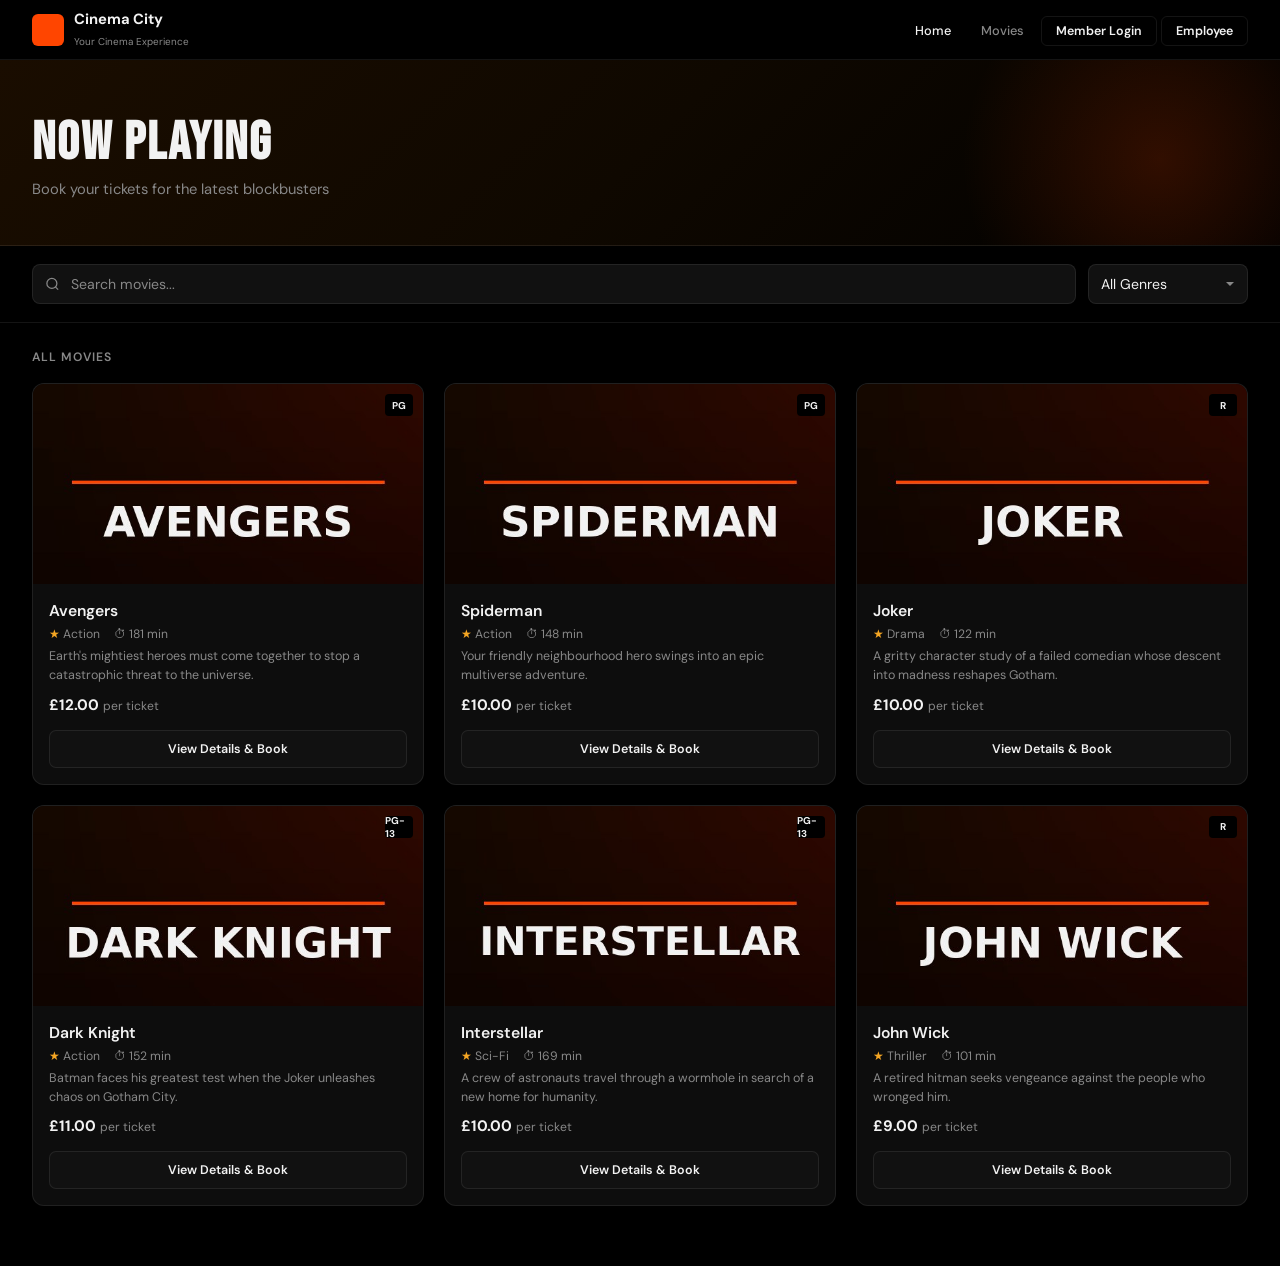
<file: index.html>
<!DOCTYPE html>
<html lang="en">
<head>
<meta charset="UTF-8"><meta name="viewport" content="width=device-width,initial-scale=1">
<title>Cinema City</title>
<link rel="stylesheet" href="style.css">
</head>
<body>
<header>
  <a href="index.html" class="logo">
    <div class="logo-icon"></div>
    <div class="logo-text"><strong>Cinema City</strong><span>Your Cinema Experience</span></div>
  </a>
  <nav>
    <a href="index.html" class="on">Home</a>
    <a href="movies.html">Movies</a>
    <a href="login.html" class="nbtn">Member Login</a>
    <a href="admin.html" class="nbtn">Employee</a>
  </nav>
</header>

<div class="banner">
  <h1>Now Playing</h1>
  <p>Book your tickets for the latest blockbusters</p>
</div>

<div class="search-row">
  <div class="search-wrap">
    <svg width="15" height="15" fill="none" stroke="currentColor" stroke-width="2" viewBox="0 0 24 24"><circle cx="11" cy="11" r="8"/><path d="m21 21-4.35-4.35"/></svg>
    <input type="text" id="q" placeholder="Search movies..." oninput="filter()">
  </div>
  <select class="filter-select" id="gf" onchange="filter()">
    <option value="">All Genres</option>
    <option>Action</option><option>Drama</option><option>Comedy</option>
    <option>Sci-Fi</option><option>Thriller</option>
  </select>
</div>

<div class="movies-sec">
  <div class="sec-label">All Movies</div>
  <div class="grid" id="grid">
    <div class="card" data-g="Action"><div class="card-img"><img src="images/avengers.jpg" alt=""><span class="rbadge">PG</span></div><div class="card-body"><h3>Avengers</h3><div class="card-meta"><span><span class="star">★</span> Action</span><span>⏱ 181 min</span></div><p class="card-desc">Earth's mightiest heroes must come together to stop a catastrophic threat to the universe.</p><div class="card-price">£12.00 <em>per ticket</em></div><a href="booking.html?m=Avengers&p=12&g=Action&d=181&r=PG" class="bkbtn">View Details &amp; Book</a></div></div>
    <div class="card" data-g="Action"><div class="card-img"><img src="images/spiderman.jpg" alt=""><span class="rbadge">PG</span></div><div class="card-body"><h3>Spiderman</h3><div class="card-meta"><span><span class="star">★</span> Action</span><span>⏱ 148 min</span></div><p class="card-desc">Your friendly neighbourhood hero swings into an epic multiverse adventure.</p><div class="card-price">£10.00 <em>per ticket</em></div><a href="booking.html?m=Spiderman&p=10&g=Action&d=148&r=PG" class="bkbtn">View Details &amp; Book</a></div></div>
    <div class="card" data-g="Drama"><div class="card-img"><img src="images/joker.jpg" alt=""><span class="rbadge">R</span></div><div class="card-body"><h3>Joker</h3><div class="card-meta"><span><span class="star">★</span> Drama</span><span>⏱ 122 min</span></div><p class="card-desc">A gritty character study of a failed comedian whose descent into madness reshapes Gotham.</p><div class="card-price">£10.00 <em>per ticket</em></div><a href="booking.html?m=Joker&p=10&g=Drama&d=122&r=R" class="bkbtn">View Details &amp; Book</a></div></div>
    <div class="card" data-g="Action"><div class="card-img"><img src="images/dark-knight.jpg" alt=""><span class="rbadge">PG-13</span></div><div class="card-body"><h3>Dark Knight</h3><div class="card-meta"><span><span class="star">★</span> Action</span><span>⏱ 152 min</span></div><p class="card-desc">Batman faces his greatest test when the Joker unleashes chaos on Gotham City.</p><div class="card-price">£11.00 <em>per ticket</em></div><a href="booking.html?m=Dark+Knight&p=11&g=Action&d=152&r=PG-13" class="bkbtn">View Details &amp; Book</a></div></div>
    <div class="card" data-g="Sci-Fi"><div class="card-img"><img src="images/interstellar.jpg" alt=""><span class="rbadge">PG-13</span></div><div class="card-body"><h3>Interstellar</h3><div class="card-meta"><span><span class="star">★</span> Sci-Fi</span><span>⏱ 169 min</span></div><p class="card-desc">A crew of astronauts travel through a wormhole in search of a new home for humanity.</p><div class="card-price">£10.00 <em>per ticket</em></div><a href="booking.html?m=Interstellar&p=10&g=Sci-Fi&d=169&r=PG-13" class="bkbtn">View Details &amp; Book</a></div></div>
    <div class="card" data-g="Thriller"><div class="card-img"><img src="images/john-wick.jpg" alt=""><span class="rbadge">R</span></div><div class="card-body"><h3>John Wick</h3><div class="card-meta"><span><span class="star">★</span> Thriller</span><span>⏱ 101 min</span></div><p class="card-desc">A retired hitman seeks vengeance against the people who wronged him.</p><div class="card-price">£9.00 <em>per ticket</em></div><a href="booking.html?m=John+Wick&p=9&g=Thriller&d=101&r=R" class="bkbtn">View Details &amp; Book</a></div></div>
  </div>
</div>

<script>
// filter movies by search text and genre dropdown
function filter(){
  const q=document.getElementById("q").value.toLowerCase();
  const g=document.getElementById("gf").value;
  document.querySelectorAll(".card").forEach(c=>{
    const match=c.querySelector("h3").textContent.toLowerCase().includes(q)&&(!g||c.dataset.g===g);
    c.style.display=match?"":"none";
  });
}
</script>
</body>
  <script src="script.js"></script>
</html>
</file>
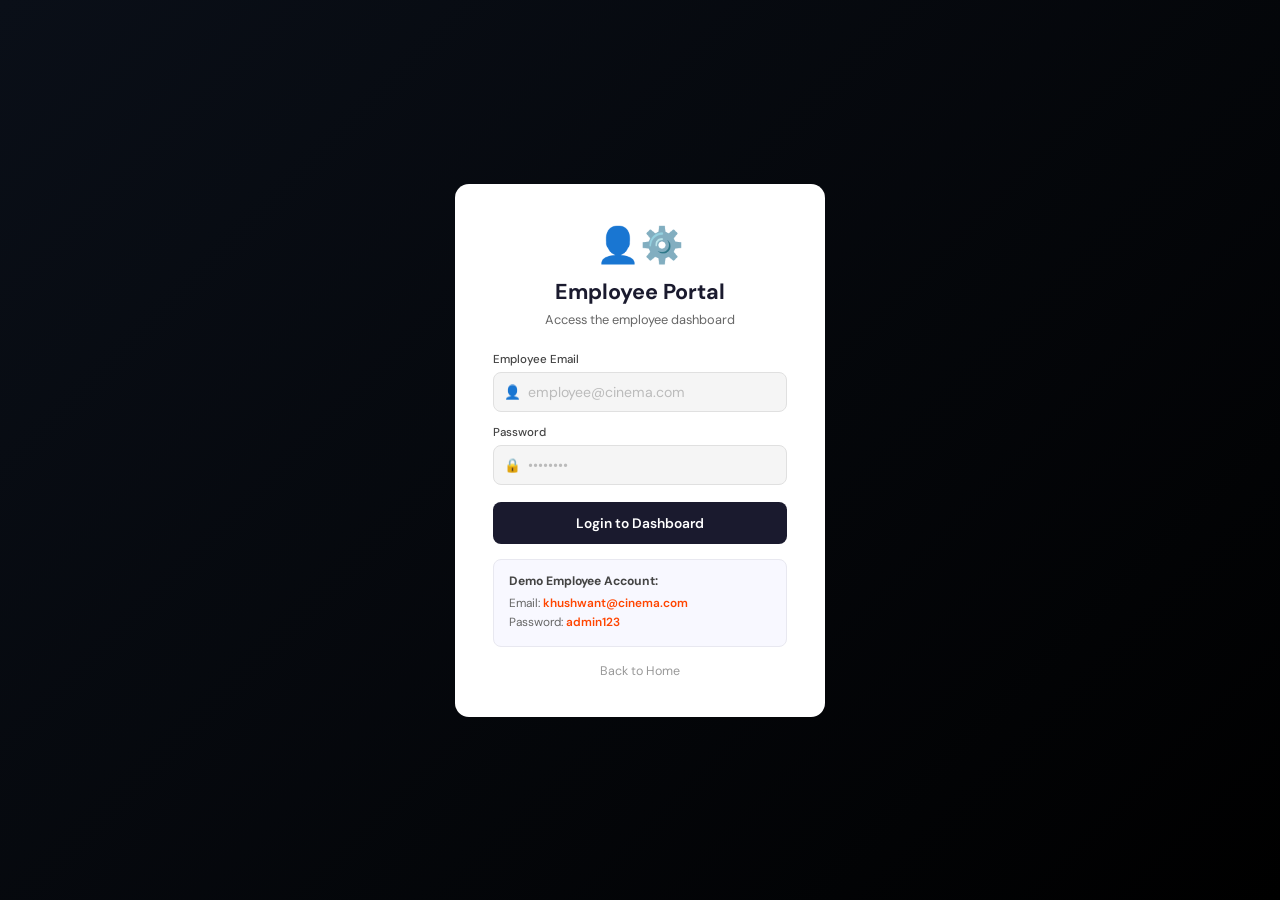
<file: admin.html>
<!DOCTYPE html>
<html lang="en">
<head>
<meta charset="UTF-8"><meta name="viewport" content="width=device-width,initial-scale=1">
<title>Employee Portal — Cinema City</title>
<link rel="stylesheet" href="style.css">
</head>
<body>

<!-- LOGIN SCREEN -->
<div id="ls" class="login-bg">
  <div class="lcard" style="max-width:370px">
    <div style="text-align:center;font-size:2.2rem;margin-bottom:10px">👤⚙️</div>
    <h2>Employee Portal</h2>
    <p class="sub">Access the employee dashboard</p>
    <form onsubmit="empIn(event)">
      <div class="field"><label>Employee Email</label><div class="iw"><span>👤</span><input type="email" placeholder="employee@cinema.com" required></div></div>
      <div class="field"><label>Password</label><div class="iw"><span>🔒</span><input type="password" placeholder="••••••••" required></div></div>
      <button type="submit" class="btn-login">Login to Dashboard</button>
    </form>
    <div class="demo-box">
      <strong>Demo Employee Account:</strong>
      <p>Email: <em>khushwant@cinema.com</em></p>
      <p>Password: <em>admin123</em></p>
    </div>
    <div class="links"><a href="index.html" style="color:#999;font-weight:400">Back to Home</a></div>
  </div>
</div>

<!-- DASHBOARD -->
<div id="db" style="display:none">
<header>
  <a href="index.html" class="logo">
    <div class="logo-icon">🎬</div>
    <div class="logo-text"><strong>Cinema City</strong><span>Employee Dashboard</span></div>
  </a>
  <nav><a href="index.html">Home</a><button onclick="empOut()" class="nbtn" style="border:none;cursor:pointer">Logout</button></nav>
</header>
<div class="page-top"><h1>Admin Panel</h1><p>Manage movies, pricing and discount offers.</p></div>
<div class="adm">
  <div class="sum-card">
    <div class="adm-form-title">Add New Movie</div>
    <p class="adm-form-sub">Fill in the details to list a new film.</p>
    <form onsubmit="add(event)">
      <div class="field"><label>Title</label><input id="mn" placeholder="e.g. Inception" required></div>
      <div class="field"><label>Genre</label><input id="mg" placeholder="e.g. Sci-Fi"></div>
      <div class="field"><label>Duration</label><input id="md" placeholder="e.g. 148 mins"></div>
      <div class="field"><label>Price (£)</label><input id="mpr" type="number" placeholder="10.00" step="0.50" min="0"></div>
      <div class="field"><label>Discount</label>
        <select id="mdc"><option value="0">None</option><option value="10">10% Off</option><option value="20">20% Off</option><option value="50">50% Off</option></select>
      </div>
      <button type="submit" class="btn btn-p" style="margin-top:6px">Add Movie</button>
    </form>
  </div>
  <div>
    <div class="list-lbl">Current Movie Listings</div>
    <div id="ml"><div class="empty">No movies added yet.</div></div>
  </div>
</div>
</div>

<script>
// simple demo login — hide login screen and show dashboard (not a real backend)
function empIn(e){
  e.preventDefault();
  document.getElementById("ls").style.display="none";
  document.getElementById("db").style.display="block";
}

// logout — hide dashboard and show login screen again
function empOut(){
  document.getElementById("ls").style.display="flex";
  document.getElementById("db").style.display="none";
}

// load any movies already saved in localStorage
let movies=JSON.parse(localStorage.getItem("movies"))||[];

// add a new movie and save to localStorage
function add(e){
  e.preventDefault();
  movies.push({name:mn.value,genre:mg.value,duration:md.value,price:mpr.value,discount:mdc.value});
  // saving updated movie list in localStorage
  localStorage.setItem("movies",JSON.stringify(movies));
  e.target.reset();
  render();
}

// remove a movie by index and update localStorage
function del(i){
  movies.splice(i,1);
  // saving data in localStorage after removing the movie
  localStorage.setItem("movies",JSON.stringify(movies));
  render();
}

// rebuild the movie list on screen
function render(){
  const el=document.getElementById("ml");
  el.innerHTML=movies.length?movies.map((m,i)=>`
    <div class="mitem">
      <div><h4>${m.name}</h4><div class="mi">${m.genre||"—"} · ${m.duration||"—"} · £${parseFloat(m.price||0).toFixed(2)}</div></div>
      <div class="ir">${m.discount>0?`<span class="badge">${m.discount}% OFF</span>`:""}<button class="delbtn" onclick="del(${i})">Remove</button></div>
    </div>`).join(""):`<div class="empty">No movies added yet.</div>`;
}
render();
</script>
</body>
<script src="script.js"></script>
</html>
</file>
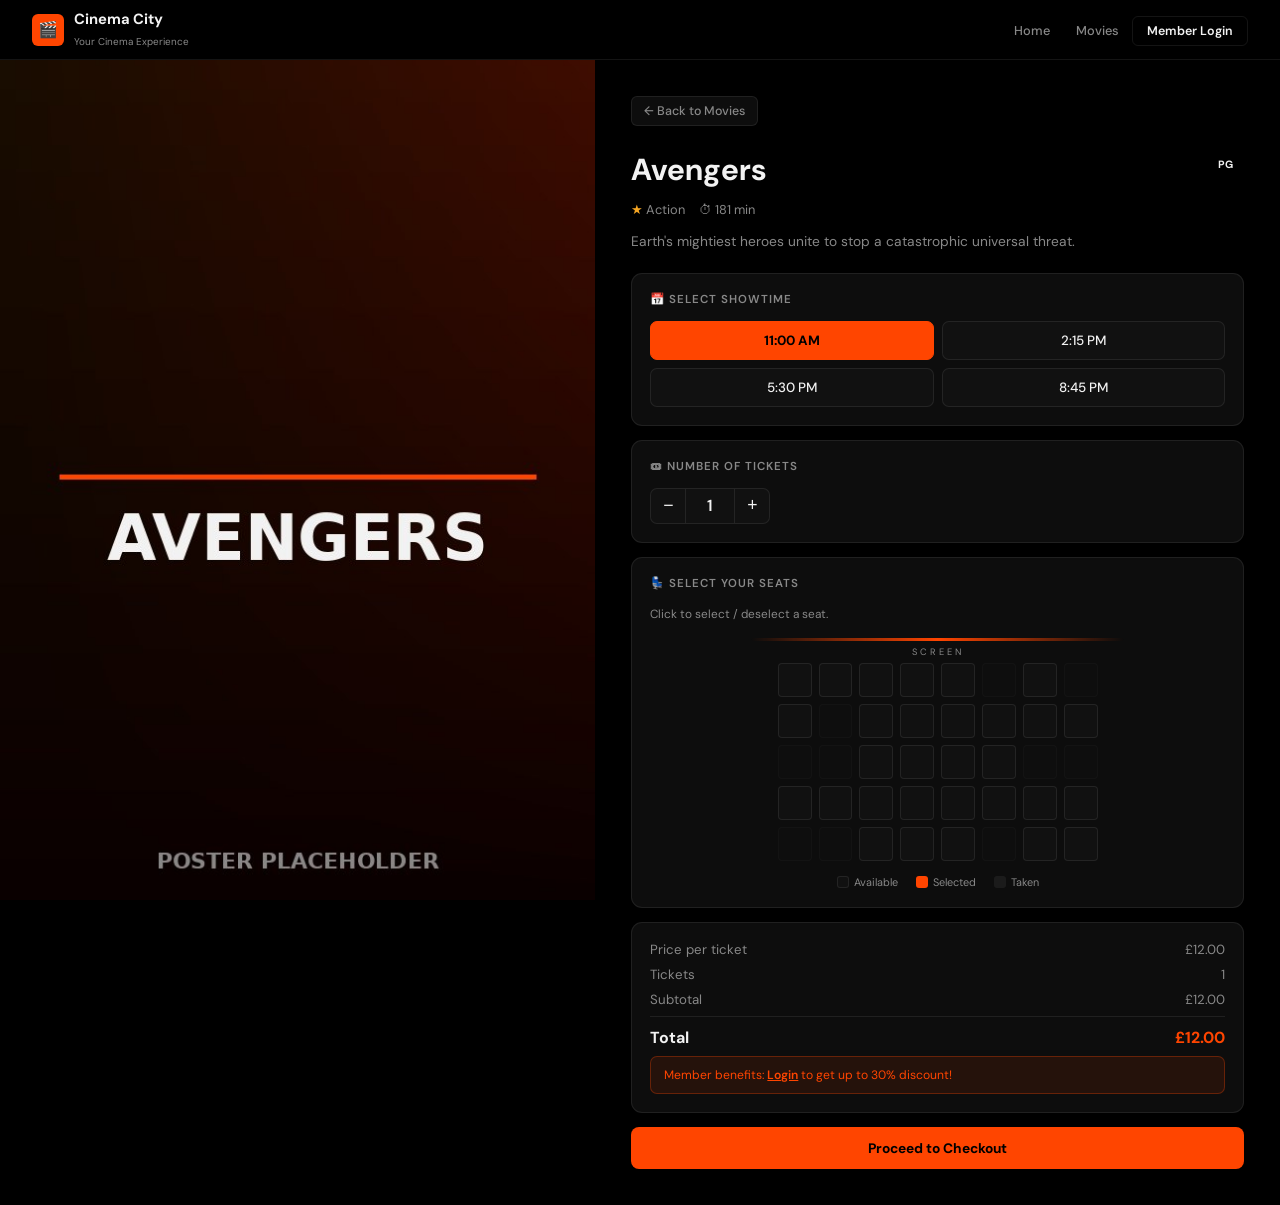
<file: booking.html>
<!DOCTYPE html>
<html lang="en">
<head>
<meta charset="UTF-8"><meta name="viewport" content="width=device-width,initial-scale=1">
<title>Book — Cinema City</title>
<link rel="stylesheet" href="style.css">
</head>
<body>
<header>
  <a href="index.html" class="logo">
    <div class="logo-icon">🎬</div>
    <div class="logo-text"><strong>Cinema City</strong><span>Your Cinema Experience</span></div>
  </a>
  <nav><a href="index.html">Home</a><a href="movies.html">Movies</a><a href="login.html" class="nbtn">Member Login</a></nav>
</header>

<div class="detail">
  <div class="detail-poster"><img id="poster" src="images/avengers.jpg" alt="poster"></div>

  <div class="detail-info">
    <a href="index.html" class="back-btn">← Back to Movies</a>
    <div style="display:flex;align-items:flex-start;justify-content:space-between;gap:12px;margin-bottom:6px">
      <h1 id="title">Avengers</h1>
      <span class="rbadge" id="rating" style="position:static;width:36px;height:28px;font-size:.66rem;flex-shrink:0">PG</span>
    </div>
    <div class="d-meta"><span><span class="star">★</span> <span id="genre">Action</span></span><span>⏱ <span id="dur">181</span> min</span></div>
    <p id="desc">Earth's mightiest heroes must come together to stop a catastrophic threat.</p>

    <!-- Showtime -->
    <div class="panel">
      <div class="panel-label">📅 Select Showtime</div>
      <div class="showtimes">
        <div class="st active" onclick="selTime(this)">11:00 AM</div>
        <div class="st" onclick="selTime(this)">2:15 PM</div>
        <div class="st" onclick="selTime(this)">5:30 PM</div>
        <div class="st" onclick="selTime(this)">8:45 PM</div>
      </div>
    </div>

    <!-- Tickets -->
    <div class="panel">
      <div class="panel-label">🎟 Number of Tickets</div>
      <div class="counter">
        <button onclick="chg(-1)">−</button>
        <span id="tc">1</span>
        <button onclick="chg(1)">+</button>
      </div>
    </div>

    <!-- Seats -->
    <div class="panel">
      <div class="panel-label">💺 Select Your Seats</div>
      <p style="font-size:.74rem;color:var(--m);margin-bottom:14px">Click to select / deselect a seat.</p>
      <div class="seat-screen"></div>
      <div class="seat-grid" id="seats"></div>
      <div class="seat-legend">
        <span><i style="background:var(--s2);border:1px solid var(--b)"></i>Available</span>
        <span><i style="background:var(--o)"></i>Selected</span>
        <span><i style="background:#333;opacity:.4"></i>Taken</span>
      </div>
    </div>

    <!-- Price -->
    <div class="panel">
      <div class="brow"><span>Price per ticket</span><span id="pp">£12.00</span></div>
      <div class="brow"><span>Tickets</span><span id="tn">1</span></div>
      <div class="brow"><span>Subtotal</span><span id="sub">£12.00</span></div>
      <div class="brow total"><span>Total</span><span id="tot">£12.00</span></div>
      <div class="mnote">Member benefits: <a href="login.html">Login</a> to get up to 30% discount!</div>
    </div>

    <a class="btn btn-p" id="cbtn" href="payment.html">Proceed to Checkout</a>
  </div>
</div>

<script>
// getting movie data from URL
const ps=new URLSearchParams(location.search);
const movie=ps.get("m")||"Avengers", price=parseFloat(ps.get("p")||12);

// local poster images stored in the images folder
const LOCAL_POSTERS={
  Avengers:"images/avengers.jpg",
  Spiderman:"images/spiderman.jpg",
  Joker:"images/joker.jpg",
  "Dark+Knight":"images/dark-knight.jpg",
  Interstellar:"images/interstellar.jpg",
  "John+Wick":"images/john-wick.jpg"
};

// short descriptions for each movie
const DESCS={Avengers:"Earth's mightiest heroes unite to stop a catastrophic universal threat.",Spiderman:"Your friendly neighbourhood hero swings into an epic multiverse adventure.",Joker:"A failed comedian's descent into madness reshapes Gotham City.","Dark+Knight":"Batman faces his greatest test as the Joker unleashes chaos.",Interstellar:"Astronauts travel through a wormhole searching for humanity's new home.","John+Wick":"A retired hitman seeks vengeance against those who wronged him."};

// match the URL movie name to a key in our lookup objects
const key=Object.keys(LOCAL_POSTERS).find(k=>k===movie.replace(" ","+"))||"Avengers";

// set poster image from local images folder
document.getElementById("poster").src=LOCAL_POSTERS[key]||"images/avengers.jpg";

// fill in the movie details from URL params
document.getElementById("title").textContent=movie.replace("+"," ");
document.getElementById("genre").textContent=ps.get("g")||"Action";
document.getElementById("dur").textContent=ps.get("d")||"181";
document.getElementById("rating").textContent=ps.get("r")||"PG";
document.getElementById("desc").textContent=DESCS[key]||"";
document.getElementById("pp").textContent="£"+price.toFixed(2);

// build the seat grid — randomly mark some seats as already taken
const taken=new Set();
while(taken.size<10)taken.add(Math.floor(Math.random()*40));
const sg=document.getElementById("seats");
for(let i=0;i<40;i++){
  const s=document.createElement("div");
  s.className="seat"+(taken.has(i)?" taken":"");
  if(!taken.has(i)) s.onclick = () => {
  s.classList.toggle("sel");
  console.log("Seat clicked");
};
  sg.appendChild(s);
}

let qty=1;

// highlight the selected showtime
function selTime(el){document.querySelectorAll(".st").forEach(s=>s.classList.remove("active"));el.classList.add("active");}

// change ticket count and recalculate price
function chg(d){qty=Math.max(1,Math.min(10,qty+d));document.getElementById("tc").textContent=qty;upd();}

// updating total price and saving booking data to localStorage
function upd(){
  const t=(price*qty).toFixed(2);
  // update price display
  document.getElementById("tn").textContent=qty;
  document.getElementById("sub").textContent="£"+t;
  document.getElementById("tot").textContent="£"+t;
  // saving data in localStorage so checkout page can read it
  localStorage.setItem("totalPrice",t);
  localStorage.setItem("tickets",qty);
  localStorage.setItem("movie",movie.replace("+"," "));
  localStorage.setItem("time",document.querySelector(".st.active").textContent);
  localStorage.setItem("poster",LOCAL_POSTERS[key]||"images/avengers.jpg");
}
upd();

// save latest values when user clicks checkout
document.getElementById("cbtn").onclick=e=>{upd();};
</script>
</body>
<script src="script.js"></script>
</html>
</file>
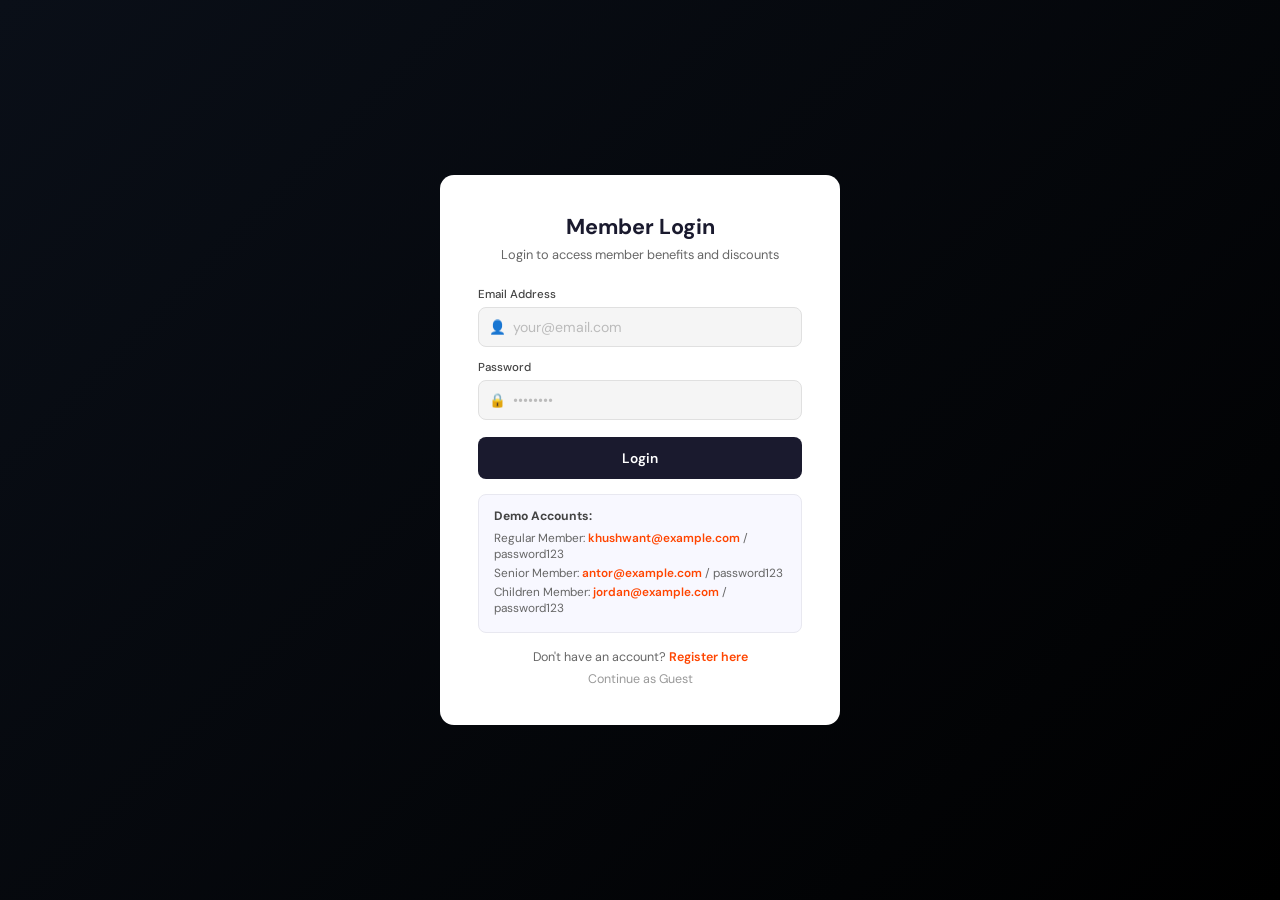
<file: login.html>
<!DOCTYPE html>
<html lang="en">
<head>
<meta charset="UTF-8"><meta name="viewport" content="width=device-width,initial-scale=1">
<title>Login — Cinema City</title>
<link rel="stylesheet" href="style.css">
</head>
<body>
<div class="login-bg">
  <div class="lcard">
    <h2>Member Login</h2>
    <p class="sub">Login to access member benefits and discounts</p>
    <form onsubmit="go(event)">
      <div class="field"><label>Email Address</label><div class="iw"><span>👤</span><input type="email" placeholder="your@email.com" required></div></div>
      <div class="field"><label>Password</label><div class="iw"><span>🔒</span><input type="password" placeholder="••••••••" required></div></div>
      <button type="submit" class="btn-login">Login</button>
    </form>
    <div class="demo-box">
      <strong>Demo Accounts:</strong>
      <p>Regular Member: <em>khushwant@example.com</em> / password123</p>
      <p>Senior Member: <em>antor@example.com</em> / password123</p>
      <p>Children Member: <em>jordan@example.com</em> / password123</p>
    </div>
    <div class="links">
      <p>Don't have an account? <a href="#">Register here</a></p>
      <p style="margin-top:6px"><a href="index.html" style="color:#999;font-weight:400">Continue as Guest</a></p>
    </div>
  </div>
</div>
<script>
// simple demo login — not a real backend, just redirects to home
function go(e){
  e.preventDefault();
  // save a flag so other pages know a member is logged in
  localStorage.setItem("member","true");
  window.location="index.html";
}
</script>
</body>
<script src="script.js"></script>
</html>
</file>
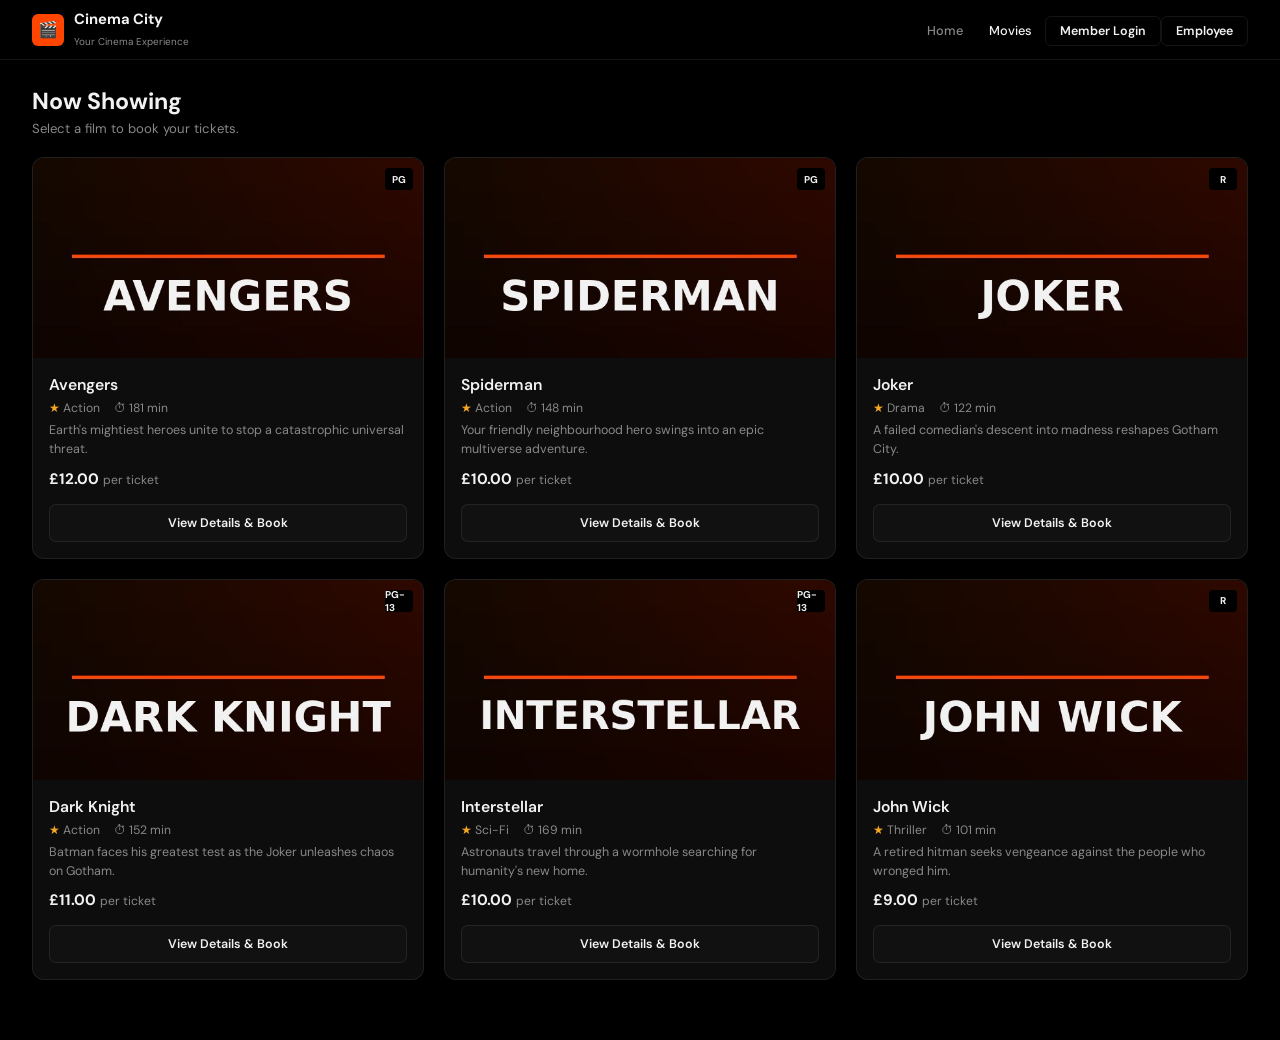
<file: movies.html>
<!DOCTYPE html>
<html lang="en">
<head>
<meta charset="UTF-8"><meta name="viewport" content="width=device-width,initial-scale=1">
<title>Movies — Cinema City</title>
<link rel="stylesheet" href="style.css">
</head>
<body>
<header>
  <a href="index.html" class="logo">
    <div class="logo-icon">🎬</div>
    <div class="logo-text"><strong>Cinema City</strong><span>Your Cinema Experience</span></div>
  </a>
  <nav><a href="index.html">Home</a><a href="movies.html" class="on">Movies</a><a href="login.html" class="nbtn">Member Login</a><a href="admin.html" class="nbtn">Employee</a></nav>
</header>
<div class="page-top"><h1>Now Showing</h1><p>Select a film to book your tickets.</p></div>
<div class="movies-sec" style="padding-top:0">
  <div class="grid">
    <div class="card"><div class="card-img"><img src="images/avengers.jpg" alt=""><span class="rbadge">PG</span></div><div class="card-body"><h3>Avengers</h3><div class="card-meta"><span><span class="star">★</span> Action</span><span>⏱ 181 min</span></div><p class="card-desc">Earth's mightiest heroes unite to stop a catastrophic universal threat.</p><div class="card-price">£12.00 <em>per ticket</em></div><a href="booking.html?m=Avengers&p=12&g=Action&d=181&r=PG" class="bkbtn">View Details &amp; Book</a></div></div>
    <div class="card"><div class="card-img"><img src="images/spiderman.jpg" alt=""><span class="rbadge">PG</span></div><div class="card-body"><h3>Spiderman</h3><div class="card-meta"><span><span class="star">★</span> Action</span><span>⏱ 148 min</span></div><p class="card-desc">Your friendly neighbourhood hero swings into an epic multiverse adventure.</p><div class="card-price">£10.00 <em>per ticket</em></div><a href="booking.html?m=Spiderman&p=10&g=Action&d=148&r=PG" class="bkbtn">View Details &amp; Book</a></div></div>
    <div class="card"><div class="card-img"><img src="images/joker.jpg" alt=""><span class="rbadge">R</span></div><div class="card-body"><h3>Joker</h3><div class="card-meta"><span><span class="star">★</span> Drama</span><span>⏱ 122 min</span></div><p class="card-desc">A failed comedian's descent into madness reshapes Gotham City.</p><div class="card-price">£10.00 <em>per ticket</em></div><a href="booking.html?m=Joker&p=10&g=Drama&d=122&r=R" class="bkbtn">View Details &amp; Book</a></div></div>
    <div class="card"><div class="card-img"><img src="images/dark-knight.jpg" alt=""><span class="rbadge">PG-13</span></div><div class="card-body"><h3>Dark Knight</h3><div class="card-meta"><span><span class="star">★</span> Action</span><span>⏱ 152 min</span></div><p class="card-desc">Batman faces his greatest test as the Joker unleashes chaos on Gotham.</p><div class="card-price">£11.00 <em>per ticket</em></div><a href="booking.html?m=Dark+Knight&p=11&g=Action&d=152&r=PG-13" class="bkbtn">View Details &amp; Book</a></div></div>
    <div class="card"><div class="card-img"><img src="images/interstellar.jpg" alt=""><span class="rbadge">PG-13</span></div><div class="card-body"><h3>Interstellar</h3><div class="card-meta"><span><span class="star">★</span> Sci-Fi</span><span>⏱ 169 min</span></div><p class="card-desc">Astronauts travel through a wormhole searching for humanity's new home.</p><div class="card-price">£10.00 <em>per ticket</em></div><a href="booking.html?m=Interstellar&p=10&g=Sci-Fi&d=169&r=PG-13" class="bkbtn">View Details &amp; Book</a></div></div>
    <div class="card"><div class="card-img"><img src="images/john-wick.jpg" alt=""><span class="rbadge">R</span></div><div class="card-body"><h3>John Wick</h3><div class="card-meta"><span><span class="star">★</span> Thriller</span><span>⏱ 101 min</span></div><p class="card-desc">A retired hitman seeks vengeance against the people who wronged him.</p><div class="card-price">£9.00 <em>per ticket</em></div><a href="booking.html?m=John+Wick&p=9&g=Thriller&d=101&r=R" class="bkbtn">View Details &amp; Book</a></div></div>
  </div>
</div>
</body>
<script src="script.js"></script>
</html>
</file>
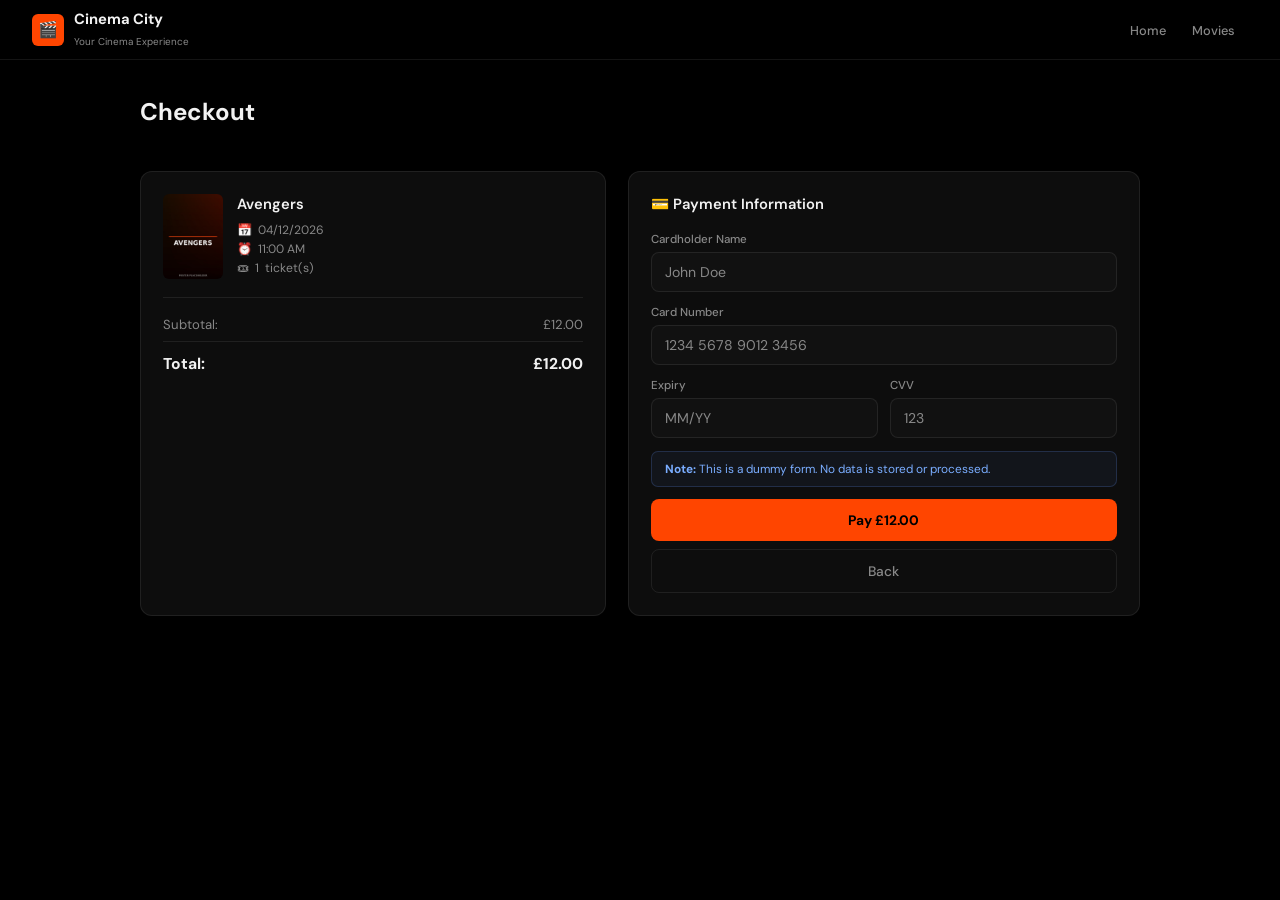
<file: payment.html>
<!DOCTYPE html>
<html lang="en">
<head>
<meta charset="UTF-8"><meta name="viewport" content="width=device-width,initial-scale=1">
<title>Checkout — Cinema City</title>
<link rel="stylesheet" href="style.css">
</head>
<body>
<header>
  <a href="index.html" class="logo">
    <div class="logo-icon">🎬</div>
    <div class="logo-text"><strong>Cinema City</strong><span>Your Cinema Experience</span></div>
  </a>
  <nav><a href="index.html">Home</a><a href="movies.html">Movies</a></nav>
</header>

<div class="checkout">
  <h1>Checkout</h1>

  <div class="sum-card">
    <div class="sum-movie">
      <img id="sp" src="" alt="poster">
      <div>
        <h3 id="sm"></h3>
        <div class="dline">📅 <span id="sd"></span></div>
        <div class="dline">⏰ <span id="st2"></span></div>
        <div class="dline">🎟 <span id="sn"></span> ticket(s)</div>
      </div>
    </div>
    <div class="srow"><span>Subtotal:</span><span id="ss"></span></div>
    <div class="srow tot"><span><strong>Total:</strong></span><span id="stot"><strong></strong></span></div>
  </div>

  <div class="pay-card">
    <h2>💳 Payment Information</h2>
    <form onsubmit="pay(event)">
      <div class="field"><label>Cardholder Name</label><input placeholder="John Doe" required></div>
      <div class="field"><label>Card Number</label><input placeholder="1234 5678 9012 3456" maxlength="19" oninput="this.value=this.value.replace(/\D/g,'').replace(/(.{4})/g,'$1 ').trim().slice(0,19)" required></div>
      <div class="field-row">
        <div class="field"><label>Expiry</label><input placeholder="MM/YY" maxlength="5" oninput="this.value=this.value.replace(/\D/g,'').replace(/^(\d{2})(\d)/,'$1/$2').slice(0,5)" required></div>
        <div class="field"><label>CVV</label><input placeholder="123" maxlength="3" required></div>
      </div>
      <div class="dummy-note"><strong>Note:</strong> This is a dummy form. No data is stored or processed.</div>
      <button class="btn btn-p" id="pb" type="submit">Pay £0.00</button>
      <a href="booking.html" class="btn btn-s">Back</a>
    </form>
  </div>
</div>

<script>
// reading booking data from localStorage that was saved on the booking page
const t=localStorage.getItem("totalPrice")||"0";
const n=localStorage.getItem("tickets")||"1";
const m=localStorage.getItem("movie")||"Movie";
const tm=localStorage.getItem("time")||"TBC";
const po=localStorage.getItem("poster")||"";

// fill in the booking summary with the saved data
document.getElementById("sp").src=po;
document.getElementById("sm").textContent=m;
document.getElementById("sd").textContent=new Date().toLocaleDateString("en-GB");
document.getElementById("st2").textContent=tm;
document.getElementById("sn").textContent=n;
document.getElementById("ss").textContent="£"+parseFloat(t).toFixed(2);
document.getElementById("stot").innerHTML="<strong>£"+parseFloat(t).toFixed(2)+"</strong>";

// show the correct total on the pay button
document.getElementById("pb").textContent="Pay £"+parseFloat(t).toFixed(2);

// simple dummy payment — just redirect to confirmation (no real payment processed)
function pay(e){e.preventDefault();window.location="confirmation.html"}
</script>
</body>
<script src="script.js"></script>
</html>
</file>
<file: style.css>
@import url('https://fonts.googleapis.com/css2?family=Bebas+Neue&family=DM+Sans:wght@300;400;600&display=swap');
*{box-sizing:border-box;margin:0;padding:0}
:root{--o:#FF4500;--og:rgba(255,69,0,.35);--bg:#000000;--s:#0d0d0d;--s2:#111111;--b:rgba(255,255,255,.08);--t:#f2f2f2;--m:#888}
body{font-family:'DM Sans',sans-serif;background:var(--bg);color:var(--t);min-height:100vh}

/* HEADER */
header{position:sticky;top:0;z-index:99;display:flex;align-items:center;justify-content:space-between;padding:0 32px;height:60px;background:rgba(0,0,0,.95);backdrop-filter:blur(16px);border-bottom:1px solid var(--b)}
.logo{display:flex;align-items:center;gap:10px;text-decoration:none}
.logo-icon{width:32px;height:32px;background:var(--o);border-radius:6px;display:flex;align-items:center;justify-content:center}
.logo-text strong{display:block;font-size:.92rem;font-weight:700;color:var(--t)}
.logo-text span{font-size:.62rem;color:var(--m)}
nav a{color:var(--m);text-decoration:none;font-size:.8rem;font-weight:500;padding:6px 13px;border-radius:6px;transition:.2s}
nav a:hover,nav a.on{color:var(--t)}
.nbtn{background:transparent;border:1px solid var(--b);color:var(--t);font-size:.78rem;font-weight:600;padding:6px 14px;border-radius:6px;text-decoration:none;transition:.2s}
.nbtn:hover{border-color:var(--o);color:var(--o)}

/* BANNER */
.banner{background:linear-gradient(135deg,#1a0d00,#0f0800,var(--bg));padding:50px 32px 46px;border-bottom:1px solid var(--b);position:relative;overflow:hidden}
.banner::before{content:'';position:absolute;top:-100px;right:-80px;width:400px;height:400px;background:radial-gradient(circle,rgba(255,69,0,.18),transparent 70%);border-radius:50%}
.banner h1{font-family:'Bebas Neue',sans-serif;font-size:3.4rem;letter-spacing:2px;position:relative}
.banner p{color:var(--m);font-size:.92rem;margin-top:4px;position:relative}

/* SEARCH */
.search-row{display:flex;gap:12px;padding:18px 32px;border-bottom:1px solid var(--b)}
.search-wrap{flex:1;position:relative}
.search-wrap svg{position:absolute;left:13px;top:50%;transform:translateY(-50%);color:var(--m)}
.search-wrap input{padding-left:38px!important;height:40px}
input,select{width:100%;background:var(--s2);border:1px solid var(--b);border-radius:8px;padding:10px 13px;color:var(--t);font-family:'DM Sans',sans-serif;font-size:.88rem;outline:none;transition:.2s;appearance:none}
input:focus,select:focus{border-color:var(--o);box-shadow:0 0 0 3px var(--og)}
input::placeholder{color:var(--m)}
select{background-image:url("data:image/svg+xml,%3Csvg xmlns='http://www.w3.org/2000/svg' width='10' height='10' viewBox='0 0 10 10'%3E%3Cpath fill='%23888' d='M5 7L1 3h8z'/%3E%3C/svg%3E");background-repeat:no-repeat;background-position:right 12px center;cursor:pointer}
select option{background:var(--s2)}
.filter-select{width:160px;height:40px;padding:0 32px 0 12px}

/* MOVIES */
.movies-sec{padding:26px 32px 60px}
.sec-label{font-size:.76rem;text-transform:uppercase;letter-spacing:1px;color:var(--m);font-weight:600;margin-bottom:18px}
.grid{display:grid;grid-template-columns:repeat(auto-fill,minmax(290px,1fr));gap:20px}
.card{background:var(--s);border:1px solid var(--b);border-radius:12px;overflow:hidden;transition:.25s;display:flex;flex-direction:column}
.card:hover{border-color:rgba(255,69,0,.55);box-shadow:0 8px 32px rgba(0,0,0,.4)}
.card-img{position:relative;height:200px;overflow:hidden}
.card-img img{width:100%;height:100%;object-fit:cover;transition:.35s}
.card:hover .card-img img{transform:scale(1.05)}
.rbadge{position:absolute;top:10px;right:10px;background:#000;color:var(--t);font-size:.62rem;font-weight:700;width:28px;height:22px;border-radius:4px;display:flex;align-items:center;justify-content:center}
.card-body{padding:16px;flex:1;display:flex;flex-direction:column;gap:5px}
.card-body h3{font-size:.98rem;font-weight:600}
.card-meta{display:flex;gap:14px;font-size:.76rem;color:var(--m)}
.star{color:#f5a623}
.card-desc{font-size:.78rem;color:var(--m);line-height:1.55;flex:1;display:-webkit-box;-webkit-line-clamp:3;-webkit-box-orient:vertical;overflow:hidden}
.card-price{font-size:.95rem;font-weight:700;margin-top:4px}
.card-price em{color:var(--m);font-size:.76rem;font-style:normal;font-weight:400}
.bkbtn{display:block;text-align:center;background:var(--s2);color:var(--t);border:1px solid var(--b);border-radius:7px;padding:10px;font-family:'DM Sans',sans-serif;font-size:.78rem;font-weight:600;cursor:pointer;text-decoration:none;transition:.2s;margin-top:10px}
.bkbtn:hover{background:var(--o);color:#000;border-color:var(--o)}

/* DETAIL */
.detail{display:grid;grid-template-columns:1fr 1.15fr;min-height:calc(100vh - 60px)}
.detail-poster{position:sticky;top:60px;height:calc(100vh - 60px);overflow:hidden}
.detail-poster img{width:100%;height:100%;object-fit:cover}
.detail-info{padding:36px;overflow-y:auto}
.back-btn{display:inline-flex;align-items:center;gap:6px;color:var(--m);text-decoration:none;font-size:.78rem;font-weight:500;padding:6px 12px;background:var(--s);border:1px solid var(--b);border-radius:6px;transition:.2s;margin-bottom:24px}
.back-btn:hover{color:var(--o);border-color:var(--o)}
.detail-info h1{font-size:1.9rem;font-weight:700;margin-bottom:6px}
.d-meta{display:flex;gap:14px;font-size:.8rem;color:var(--m);margin-bottom:12px}
.detail-info p{font-size:.86rem;color:var(--m);line-height:1.65;margin-bottom:20px}

/* PANELS */
.panel{background:var(--s);border:1px solid var(--b);border-radius:11px;padding:18px;margin-bottom:14px}
.panel-label{font-size:.72rem;text-transform:uppercase;letter-spacing:1px;color:var(--m);font-weight:600;margin-bottom:14px;display:flex;align-items:center;gap:7px}
.showtimes{display:grid;grid-template-columns:1fr 1fr;gap:8px}
.st{background:var(--s2);border:1px solid var(--b);border-radius:7px;padding:10px;text-align:center;font-size:.84rem;font-weight:500;cursor:pointer;transition:.2s}
.st:hover{border-color:var(--o);color:var(--o)}
.st.active{background:var(--o);color:#000;border-color:var(--o);font-weight:700}
.counter{display:flex;align-items:center}
.counter button{width:36px;height:36px;background:var(--s2);border:1px solid var(--b);color:var(--t);font-size:1.1rem;cursor:pointer;transition:.2s;display:flex;align-items:center;justify-content:center}
.counter button:first-child{border-radius:7px 0 0 7px}
.counter button:last-child{border-radius:0 7px 7px 0}
.counter button:hover{background:var(--o);color:#000;border-color:var(--o)}
.counter span{width:48px;height:36px;background:var(--s2);border-top:1px solid var(--b);border-bottom:1px solid var(--b);display:flex;align-items:center;justify-content:center;font-weight:600}
.brow{display:flex;justify-content:space-between;font-size:.83rem;color:var(--m);margin-bottom:8px}
.brow.total{color:var(--t);font-weight:700;font-size:1rem;border-top:1px solid var(--b);padding-top:10px;margin-top:4px}
.brow.total span:last-child{color:var(--o)}
.mnote{background:rgba(255,69,0,.1);border:1px solid rgba(255,69,0,.3);border-radius:7px;padding:10px 13px;font-size:.76rem;color:var(--o);margin-top:6px}
.mnote a{color:var(--o);font-weight:600}

/* SEATS */
.seat-screen{width:65%;height:3px;background:linear-gradient(90deg,transparent,var(--o),transparent);margin:4px auto 22px;border-radius:3px;position:relative}
.seat-screen::after{content:'SCREEN';position:absolute;top:8px;left:50%;transform:translateX(-50%);font-size:.58rem;letter-spacing:3px;color:var(--m)}
.seat-grid{display:grid;grid-template-columns:repeat(8,1fr);gap:7px;max-width:320px;margin:0 auto 14px}
.seat{aspect-ratio:1;background:var(--s2);border:1px solid var(--b);border-radius:4px;cursor:pointer;transition:.15s}
.seat:hover{border-color:var(--o)}
.seat.taken{opacity:.3;cursor:not-allowed}
.seat.sel{background:var(--o);border-color:var(--o)}
.seat-legend{display:flex;justify-content:center;gap:18px}
.seat-legend span{display:flex;align-items:center;gap:5px;font-size:.68rem;color:var(--m)}
.seat-legend i{width:12px;height:12px;border-radius:3px;display:inline-block}

/* CHECKOUT */
.checkout{display:grid;grid-template-columns:1fr 1.1fr;gap:22px;padding:36px 40px;max-width:1080px;margin:0 auto}
.checkout h1{font-size:1.5rem;font-weight:700;margin-bottom:22px;grid-column:1/-1}
.sum-card,.pay-card{background:var(--s);border:1px solid var(--b);border-radius:12px;padding:22px}
.sum-movie{display:flex;gap:14px;margin-bottom:18px;padding-bottom:18px;border-bottom:1px solid var(--b)}
.sum-movie img{width:60px;height:85px;object-fit:cover;border-radius:6px}
.sum-movie h3{font-size:.92rem;font-weight:600;margin-bottom:8px}
.dline{display:flex;align-items:center;gap:6px;font-size:.76rem;color:var(--m);margin-bottom:3px}
.srow{display:flex;justify-content:space-between;font-size:.82rem;color:var(--m);margin-bottom:8px}
.srow.tot{color:var(--t);font-weight:700;font-size:.98rem;border-top:1px solid var(--b);padding-top:11px;margin-top:4px}
.pay-card h2{font-size:.92rem;font-weight:600;margin-bottom:18px;display:flex;align-items:center;gap:7px}
.field{margin-bottom:13px}
.field label{display:block;font-size:.72rem;color:var(--m);font-weight:500;margin-bottom:5px}
.field-row{display:grid;grid-template-columns:1fr 1fr;gap:12px}
.dummy-note{background:rgba(100,150,255,.06);border:1px solid rgba(100,150,255,.2);border-radius:7px;padding:9px 13px;font-size:.74rem;color:#7aadff;margin-bottom:12px}

/* BUTTONS */
.btn{display:flex;align-items:center;justify-content:center;width:100%;font-family:'DM Sans',sans-serif;font-size:.86rem;font-weight:700;padding:12px;border:none;border-radius:8px;cursor:pointer;transition:.2s;text-decoration:none;margin-top:8px}
.btn-p{background:var(--o);color:#000}
.btn-p:hover{background:#ff6622;box-shadow:0 6px 20px var(--og)}
.btn-s{background:transparent;color:var(--m);border:1px solid var(--b);font-weight:500}
.btn-s:hover{color:var(--t)}

/* LOGIN */
.login-bg{min-height:100vh;background:linear-gradient(135deg,#0a0f18,#000000);display:flex;align-items:center;justify-content:center;padding:40px}
.lcard{background:#fff;color:#1a1a2e;border-radius:14px;padding:38px;width:100%;max-width:400px}
.lcard h2{font-size:1.35rem;font-weight:700;text-align:center;margin-bottom:5px}
.lcard .sub{text-align:center;font-size:.8rem;color:#666;margin-bottom:24px}
.lcard .field label{color:#444;font-size:.72rem;font-weight:500;display:block;margin-bottom:5px}
.iw{position:relative}
.iw span{position:absolute;left:11px;top:50%;transform:translateY(-50%);font-size:.85rem}
.lcard input{background:#f5f5f5;border:1px solid #e0e0e0;color:#1a1a2e;padding-left:34px!important}
.lcard input:focus{border-color:var(--o);background:#fff;box-shadow:0 0 0 3px var(--og)}
.lcard input::placeholder{color:#bbb}
.btn-login{width:100%;background:#1a1a2e;color:#fff;font-family:'DM Sans',sans-serif;font-size:.86rem;font-weight:600;padding:12px;border:none;border-radius:8px;cursor:pointer;transition:.2s;margin-top:4px}
.btn-login:hover{background:#2d2d4e}
.demo-box{background:#f8f8ff;border:1px solid #e8e8f0;border-radius:8px;padding:13px 15px;margin-top:15px;font-size:.74rem}
.demo-box strong{display:block;margin-bottom:6px;color:#444;font-size:.76rem}
.demo-box p{color:#666;margin-bottom:3px}
.demo-box em{color:var(--o);font-style:normal;font-weight:600}
.lcard .links{text-align:center;margin-top:16px;font-size:.78rem;color:#666}
.lcard .links a{color:var(--o);text-decoration:none;font-weight:600}

/* ADMIN */
.adm{display:grid;grid-template-columns:380px 1fr;gap:22px;padding:28px 32px 60px;align-items:start}
.adm-form-title{font-size:1.1rem;font-weight:700;margin-bottom:3px}
.adm-form-sub{color:var(--m);font-size:.8rem;margin-bottom:20px}
.list-lbl{font-size:.74rem;text-transform:uppercase;letter-spacing:1px;color:var(--m);font-weight:600;margin-bottom:14px;padding-bottom:10px;border-bottom:1px solid var(--b)}
.mitem{background:var(--s);border:1px solid var(--b);border-radius:9px;padding:13px 16px;margin-bottom:9px;display:flex;justify-content:space-between;align-items:center;transition:.2s}
.mitem:hover{border-color:rgba(255,69,0,.4)}
.mitem h4{font-size:.86rem;font-weight:600;margin-bottom:3px}
.mitem .mi{font-size:.72rem;color:var(--m)}
.ir{display:flex;align-items:center;gap:8px}
.badge{background:var(--o);color:#000;font-size:.65rem;font-weight:700;padding:2px 7px;border-radius:4px}
.delbtn{background:transparent;border:1px solid #2a2a2a;color:var(--m);border-radius:5px;padding:5px 9px;cursor:pointer;font-size:.7rem;font-family:inherit;transition:.2s}
.delbtn:hover{border-color:#f44;color:#f44}
.empty{text-align:center;padding:44px 20px;color:var(--m);font-size:.8rem}
.empty::before{content:'🎬';display:block;font-size:2.2rem;opacity:.22;margin-bottom:10px}

/* SUCCESS */
.success{display:flex;flex-direction:column;align-items:center;justify-content:center;min-height:calc(100vh - 60px);text-align:center;padding:40px}
.tick{width:70px;height:70px;background:rgba(255,69,0,.15);border:2px solid var(--o);border-radius:50%;display:flex;align-items:center;justify-content:center;font-size:1.7rem;margin-bottom:20px;animation:pop .4s cubic-bezier(.175,.885,.32,1.275)}
.success h1{font-size:1.9rem;font-weight:700;margin-bottom:8px}
.success p{color:var(--m);font-size:.88rem;line-height:1.7;max-width:340px}
.sbtns{display:flex;gap:12px;margin-top:26px;flex-wrap:wrap;justify-content:center}
.sbtn-p{background:var(--o);color:#000;font-family:'DM Sans',sans-serif;font-size:.82rem;font-weight:700;padding:11px 22px;border:none;border-radius:8px;cursor:pointer;text-decoration:none;transition:.2s}
.sbtn-p:hover{background:#ff6622}
.sbtn-s{background:transparent;color:var(--m);font-family:'DM Sans',sans-serif;font-size:.82rem;padding:10px 22px;border:1px solid var(--b);border-radius:8px;cursor:pointer;text-decoration:none;transition:.2s}
.sbtn-s:hover{color:var(--t)}
.page-top{padding:26px 32px 0}
.page-top h1{font-size:1.45rem;font-weight:700;margin-bottom:4px}
.page-top p{color:var(--m);font-size:.82rem;margin-bottom:20px}

@keyframes pop{from{transform:scale(0);opacity:0}to{transform:scale(1);opacity:1}}
@media(max-width:900px){
  .detail,.checkout{grid-template-columns:1fr}
  .adm{grid-template-columns:1fr}
  .detail-poster{position:relative;height:260px;top:0}
  header,.search-row,.movies-sec,.checkout,.adm,.page-top{padding-left:16px;padding-right:16px}
  .banner{padding:36px 16px}
}
</file>
